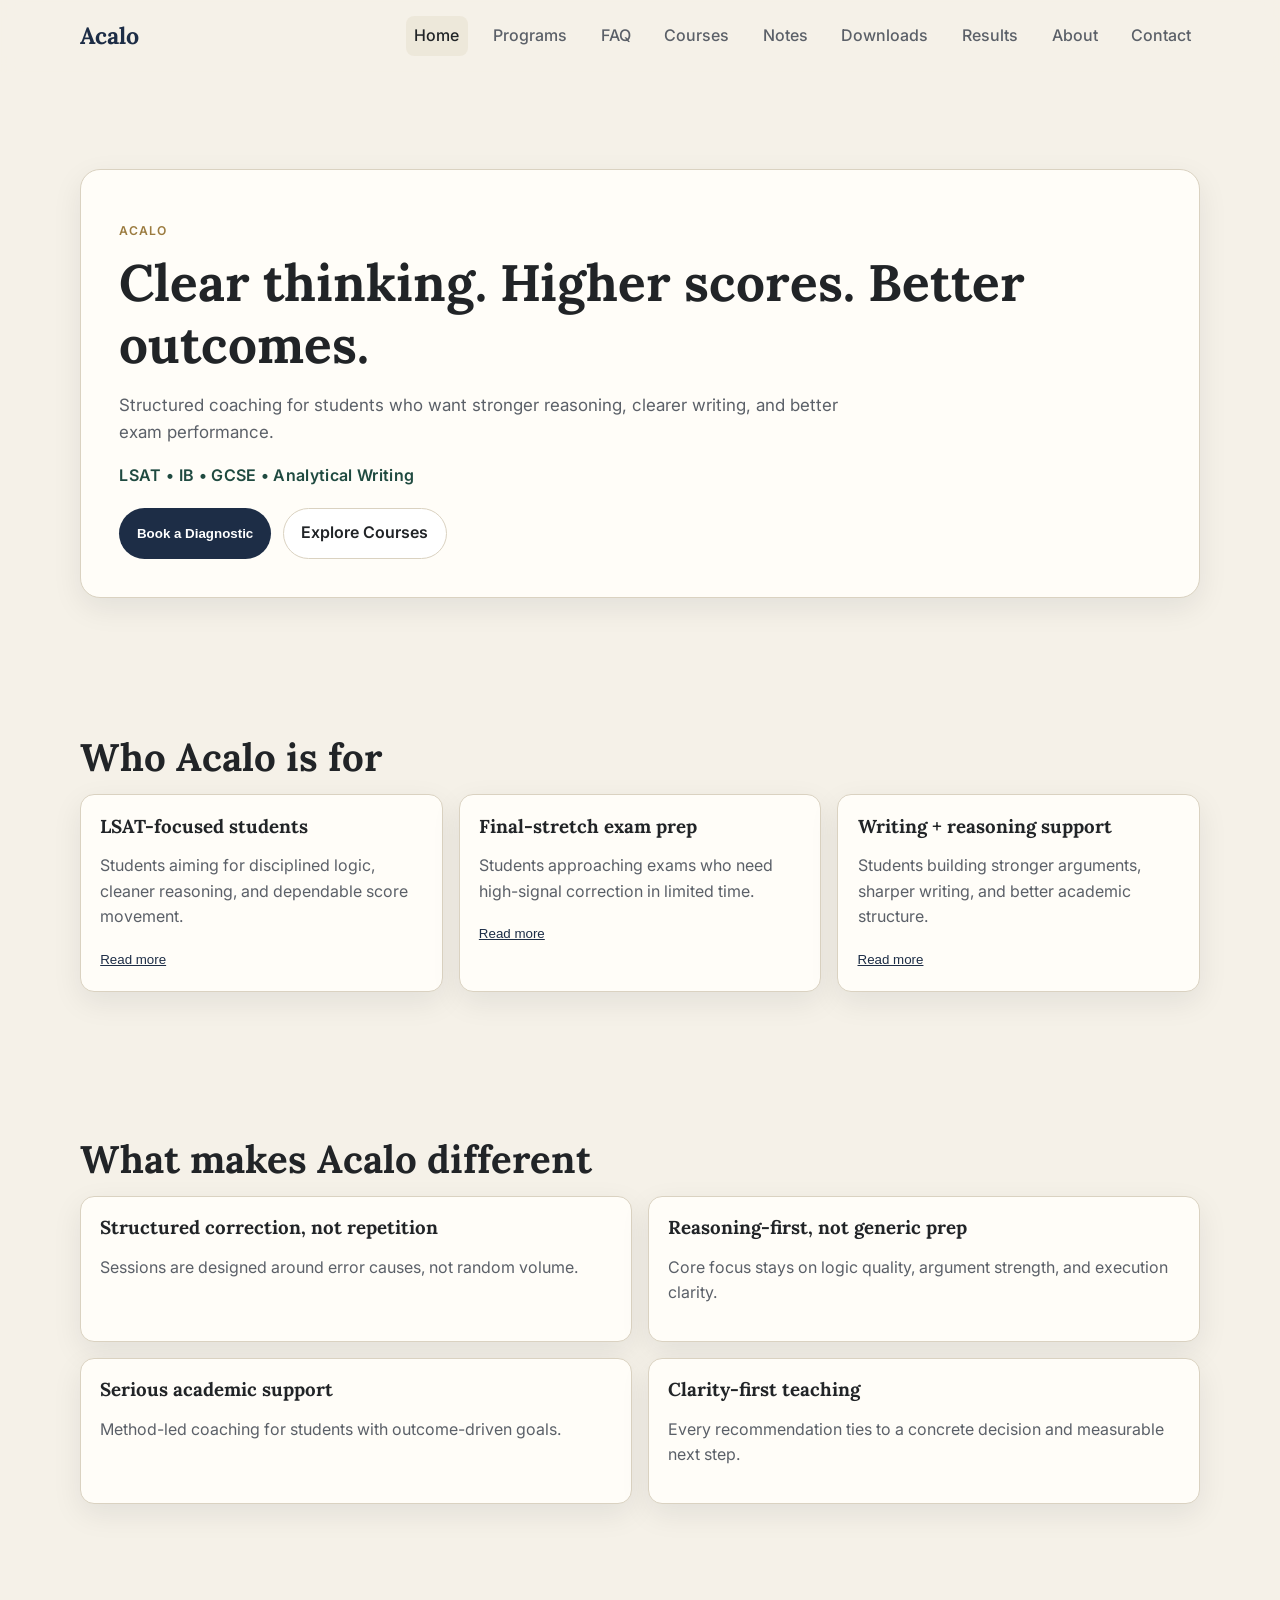
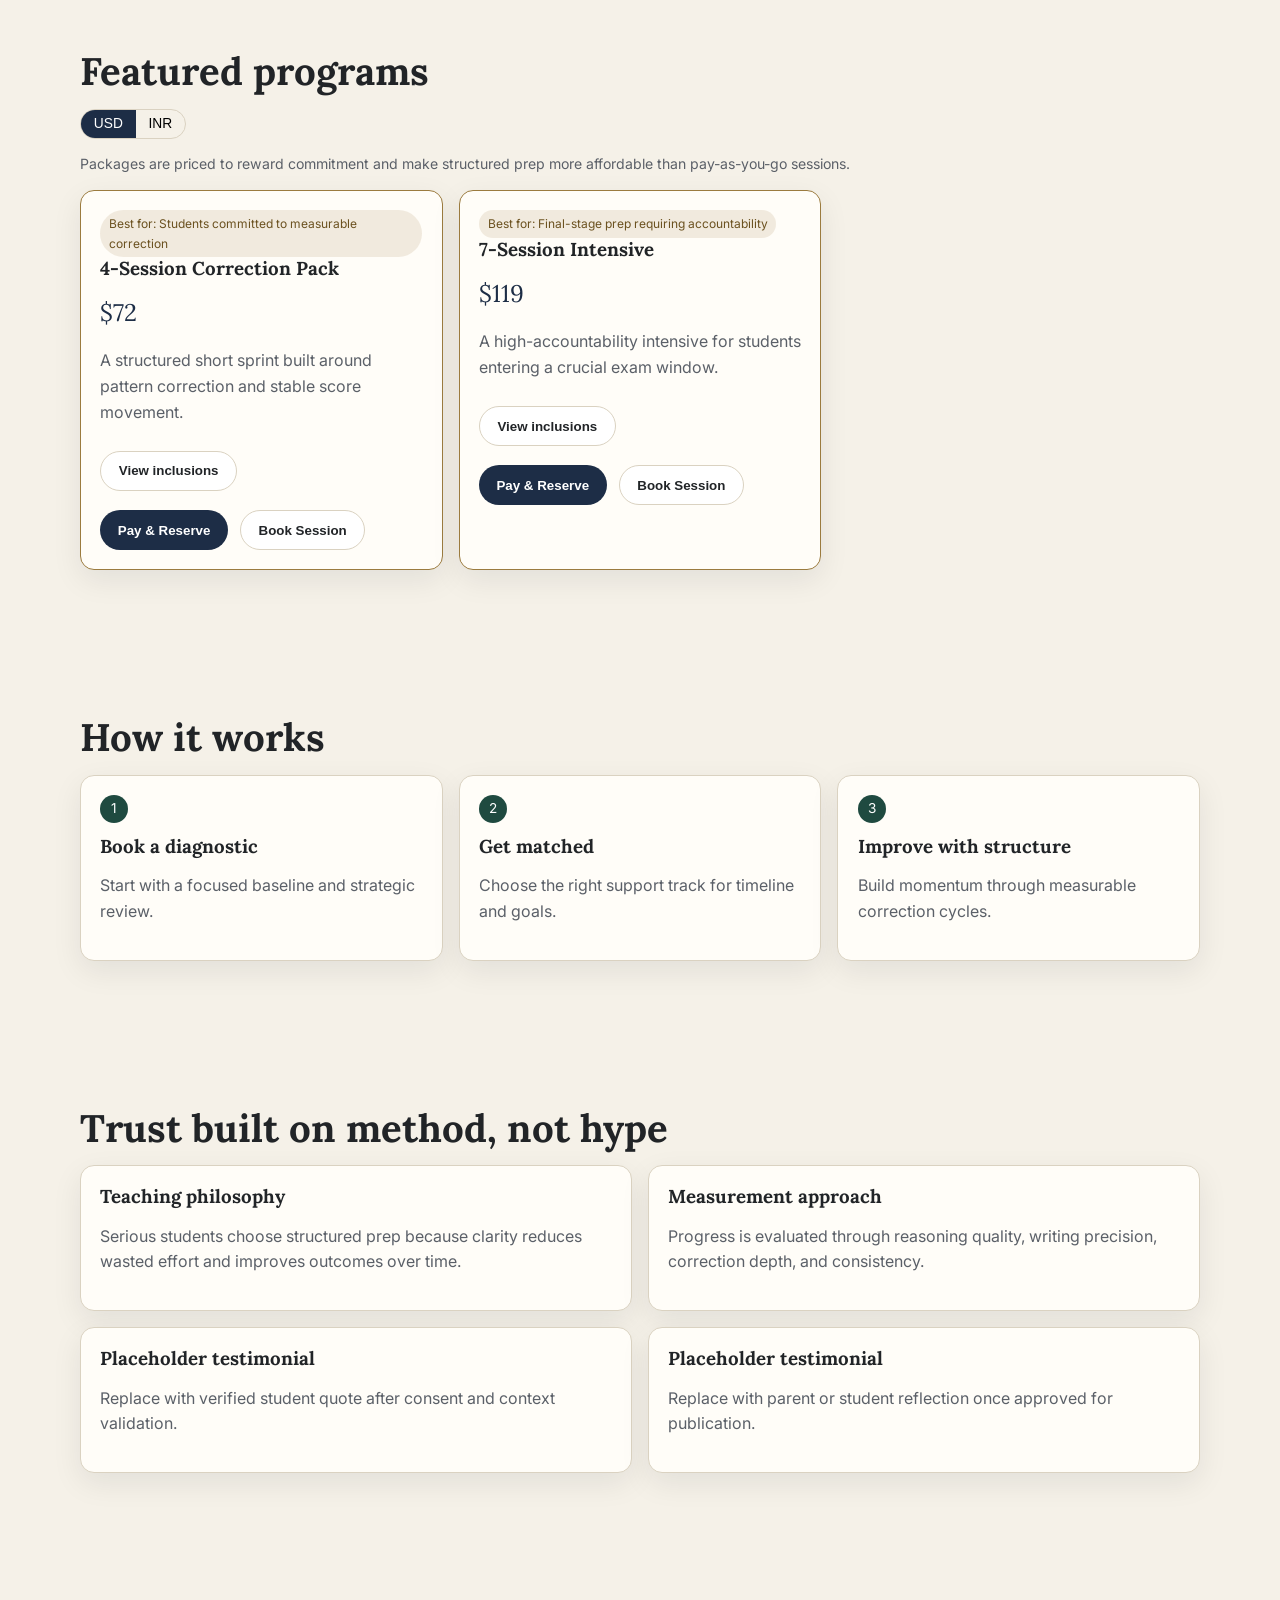
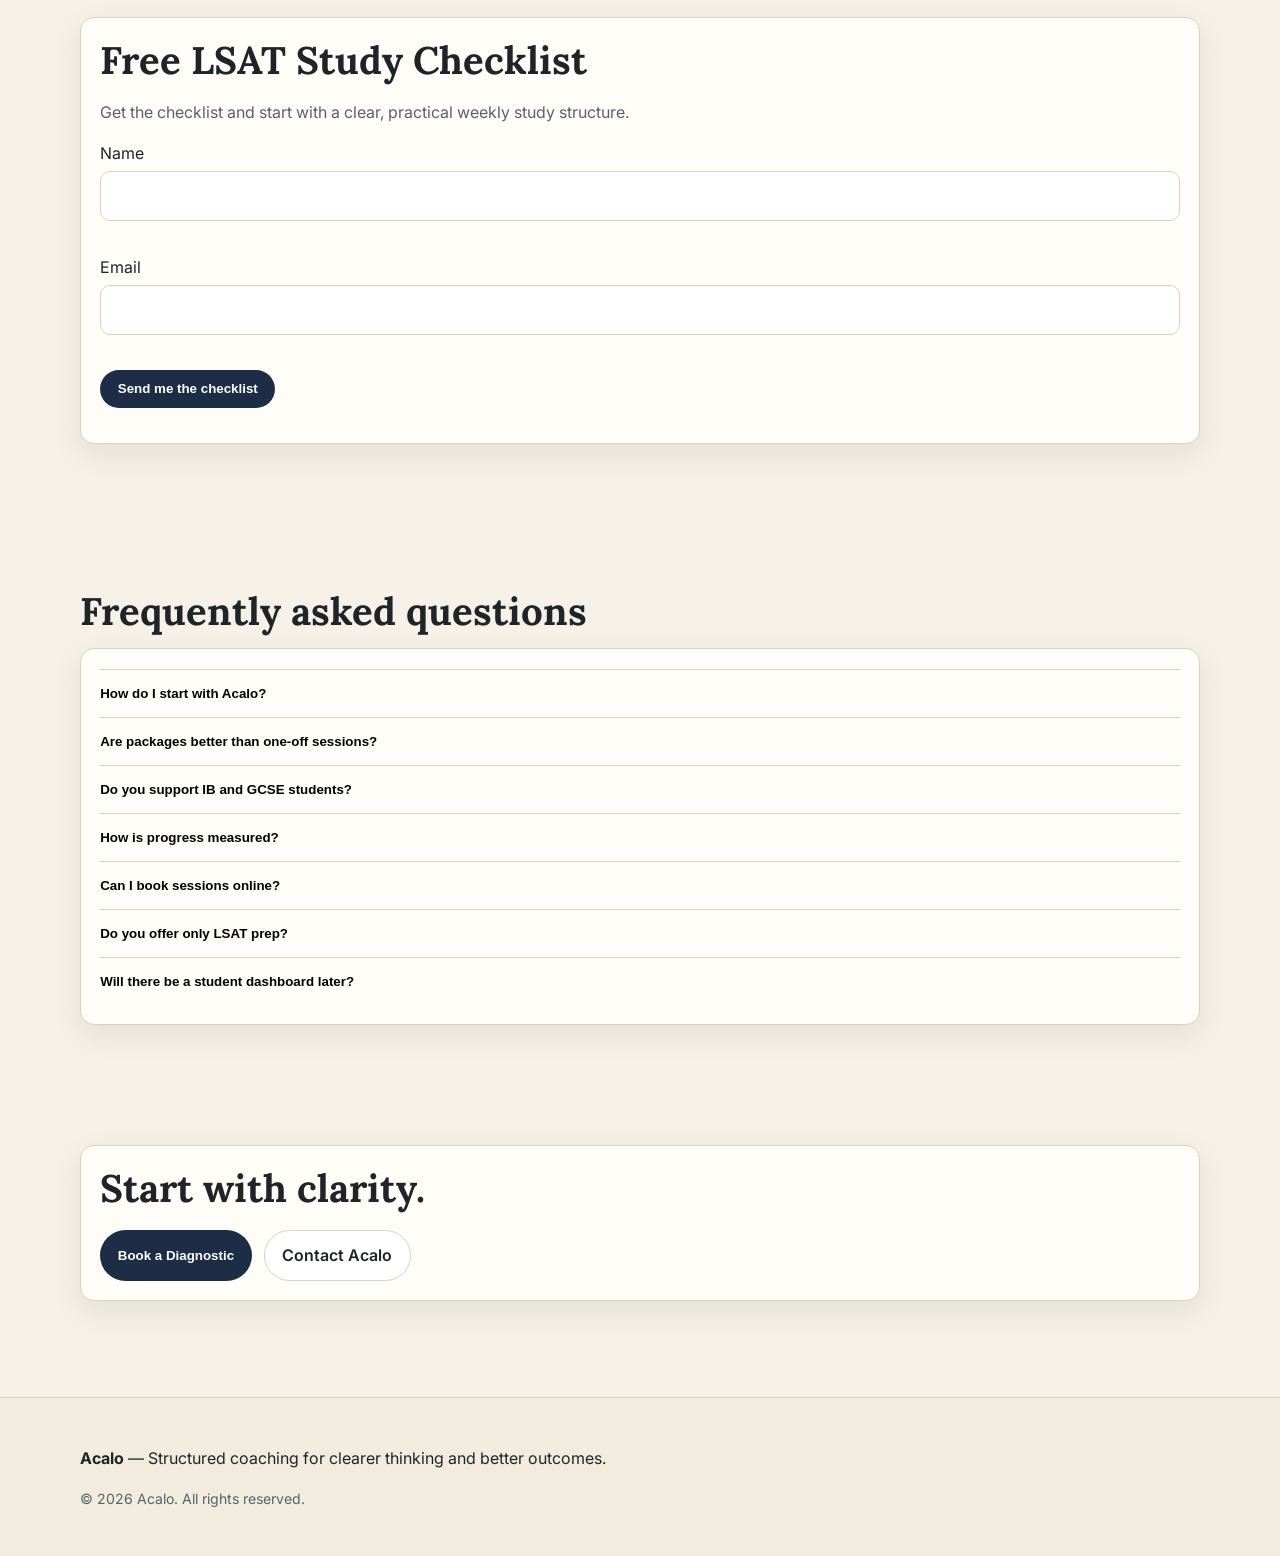
<file: index.html>
<!doctype html>
<html lang="en">
<head>
  <meta charset="UTF-8" />
  <meta name="viewport" content="width=device-width, initial-scale=1.0" />
  <title>Acalo | Clear thinking. Higher scores. Better outcomes.</title>
  <meta name="description" content="Acalo offers structured LSAT, IB, GCSE, and analytical writing coaching with premium clarity-first support." />
  <link rel="canonical" href="https://acalo.live/" />
  <meta property="og:title" content="Acalo | Clear thinking. Higher scores. Better outcomes." />
  <meta property="og:description" content="Structured coaching for stronger reasoning, clearer writing, and better exam performance." />
  <meta property="og:type" content="website" />
  <meta property="og:url" content="https://acalo.live/" />
  <meta property="og:image" content="https://acalo.live/assets/images/og-acalo.jpg" />
  <link rel="preconnect" href="https://fonts.googleapis.com">
  <link rel="preconnect" href="https://fonts.gstatic.com" crossorigin>
  <link href="https://fonts.googleapis.com/css2?family=Inter:wght@400;500;600;700&family=Lora:wght@500;600;700&display=swap" rel="stylesheet">
  <link rel="stylesheet" href="styles.css" />
</head>
<body>
  <header class="topbar">
    <div class="container nav-inner">
      <a href="index.html" class="logo" aria-label="Acalo home">Acalo</a>
      <button class="menu-btn" id="menuBtn" aria-label="Open menu">Menu</button>
      <nav class="nav-links" id="navLinks">
        <a href="#hero" data-section-link>Home</a>
        <a href="#programs" data-section-link>Programs</a>
        <a href="#faq" data-section-link>FAQ</a>
        <a href="courses.html">Courses</a>
        <a href="notes.html">Notes</a>
        <a href="downloads.html">Downloads</a>
        <a href="results.html">Results</a>
        <a href="about.html">About</a>
        <a href="contact.html">Contact</a>
      </nav>
    </div>
  </header>

  <main>
    <section class="hero" id="hero">
      <div class="container">
        <div class="hero-panel reveal">
          <p class="kicker">Acalo</p>
          <h1>Clear thinking. Higher scores. Better outcomes.</h1>
          <p class="lead">Structured coaching for students who want stronger reasoning, clearer writing, and better exam performance.</p>
          <p class="trust-line">LSAT • IB • GCSE • Analytical Writing</p>
          <div class="btn-row">
            <button class="btn btn-primary" data-action="booking">Book a Diagnostic</button>
            <a href="courses.html" class="btn btn-secondary">Explore Courses</a>
          </div>
        </div>
      </div>
    </section>

    <section class="section" id="for-whom">
      <div class="container">
        <h2>Who Acalo is for</h2>
        <div class="grid grid-3">
          <article class="card reveal">
            <h3>LSAT-focused students</h3>
            <p class="muted">Students aiming for disciplined logic, cleaner reasoning, and dependable score movement.</p>
            <button class="btn-link" data-expand-toggle="for1">Read more</button>
            <p id="for1" class="muted" hidden>Ideal if your prep feels scattered and you need a stable correction system for logic games transitions, LR consistency, and RC structure.</p>
          </article>
          <article class="card reveal">
            <h3>Final-stretch exam prep</h3>
            <p class="muted">Students approaching exams who need high-signal correction in limited time.</p>
            <button class="btn-link" data-expand-toggle="for2">Read more</button>
            <p id="for2" class="muted" hidden>Designed for final weeks when execution quality matters: smarter review loops, controlled pacing, and exam-day decision clarity.</p>
          </article>
          <article class="card reveal">
            <h3>Writing + reasoning support</h3>
            <p class="muted">Students building stronger arguments, sharper writing, and better academic structure.</p>
            <button class="btn-link" data-expand-toggle="for3">Read more</button>
            <p id="for3" class="muted" hidden>Useful for IB/GCSE learners and advanced writers who need correction-led progress in argument logic, structure, and clarity under time constraints.</p>
          </article>
        </div>
      </div>
    </section>

    <section class="section" id="difference">
      <div class="container">
        <h2>What makes Acalo different</h2>
        <div class="grid grid-2">
          <div class="card reveal"><h3>Structured correction, not repetition</h3><p class="muted">Sessions are designed around error causes, not random volume.</p></div>
          <div class="card reveal"><h3>Reasoning-first, not generic prep</h3><p class="muted">Core focus stays on logic quality, argument strength, and execution clarity.</p></div>
          <div class="card reveal"><h3>Serious academic support</h3><p class="muted">Method-led coaching for students with outcome-driven goals.</p></div>
          <div class="card reveal"><h3>Clarity-first teaching</h3><p class="muted">Every recommendation ties to a concrete decision and measurable next step.</p></div>
        </div>
      </div>
    </section>

    <section class="section" id="programs">
      <div class="container">
        <h2>Featured programs</h2>
        <div class="currency-toggle" aria-label="Currency selector">
          <button data-currency-btn="USD">USD</button>
          <button data-currency-btn="INR">INR</button>
        </div>
        <p class="small muted">Packages are priced to reward commitment and make structured prep more affordable than pay-as-you-go sessions.</p>
        <div class="grid grid-3" id="programCards"></div>
      </div>
    </section>

    <section class="section steps" id="how">
      <div class="container">
        <h2>How it works</h2>
        <div class="grid grid-3">
          <article class="card reveal"><h3>Book a diagnostic</h3><p class="muted">Start with a focused baseline and strategic review.</p></article>
          <article class="card reveal"><h3>Get matched</h3><p class="muted">Choose the right support track for timeline and goals.</p></article>
          <article class="card reveal"><h3>Improve with structure</h3><p class="muted">Build momentum through measurable correction cycles.</p></article>
        </div>
      </div>
    </section>

    <section class="section" id="trust">
      <div class="container">
        <h2>Trust built on method, not hype</h2>
        <div class="grid grid-2">
          <article class="card reveal"><h3>Teaching philosophy</h3><p class="muted">Serious students choose structured prep because clarity reduces wasted effort and improves outcomes over time.</p></article>
          <article class="card reveal"><h3>Measurement approach</h3><p class="muted">Progress is evaluated through reasoning quality, writing precision, correction depth, and consistency.</p></article>
          <article class="card reveal"><h3>Placeholder testimonial</h3><p class="muted">Replace with verified student quote after consent and context validation.</p></article>
          <article class="card reveal"><h3>Placeholder testimonial</h3><p class="muted">Replace with parent or student reflection once approved for publication.</p></article>
        </div>
      </div>
    </section>

    <section class="section" id="resource">
      <div class="container">
        <div class="card reveal">
          <h2>Free LSAT Study Checklist</h2>
          <p class="muted">Get the checklist and start with a clear, practical weekly study structure.</p>
          <form data-form-type="lead" novalidate>
            <div class="form-row"><label for="lead-name">Name</label><input id="lead-name" name="name" required /><div class="error" data-error-for="name"></div></div>
            <div class="form-row"><label for="lead-email">Email</label><input id="lead-email" name="email" type="email" required /><div class="error" data-error-for="email"></div></div>
            <button class="btn btn-primary" type="submit">Send me the checklist</button>
            <p class="form-status" aria-live="polite"></p>
          </form>
        </div>
      </div>
    </section>

    <section class="section" id="faq">
      <div class="container">
        <h2>Frequently asked questions</h2>
        <div id="faqList" class="card"></div>
      </div>
    </section>

    <section class="section-sm">
      <div class="container">
        <div class="card reveal">
          <h2>Start with clarity.</h2>
          <div class="btn-row">
            <button class="btn btn-primary" data-action="booking">Book a Diagnostic</button>
            <a href="contact.html" class="btn btn-secondary">Contact Acalo</a>
          </div>
        </div>
      </div>
    </section>
  </main>

  <footer>
    <div class="container">
      <p><strong>Acalo</strong> — Structured coaching for clearer thinking and better outcomes.</p>
      <p class="small muted">© <span id="year"></span> Acalo. All rights reserved.</p>
    </div>
  </footer>

  <button class="btn btn-secondary back-top" id="backTop" hidden>Back to top</button>
  <div id="toast" class="toast" hidden></div>
  <script>document.getElementById('year').textContent = new Date().getFullYear();</script>
  <script src="config.js"></script>
  <script src="script.js"></script>
</body>
</html>
</file>
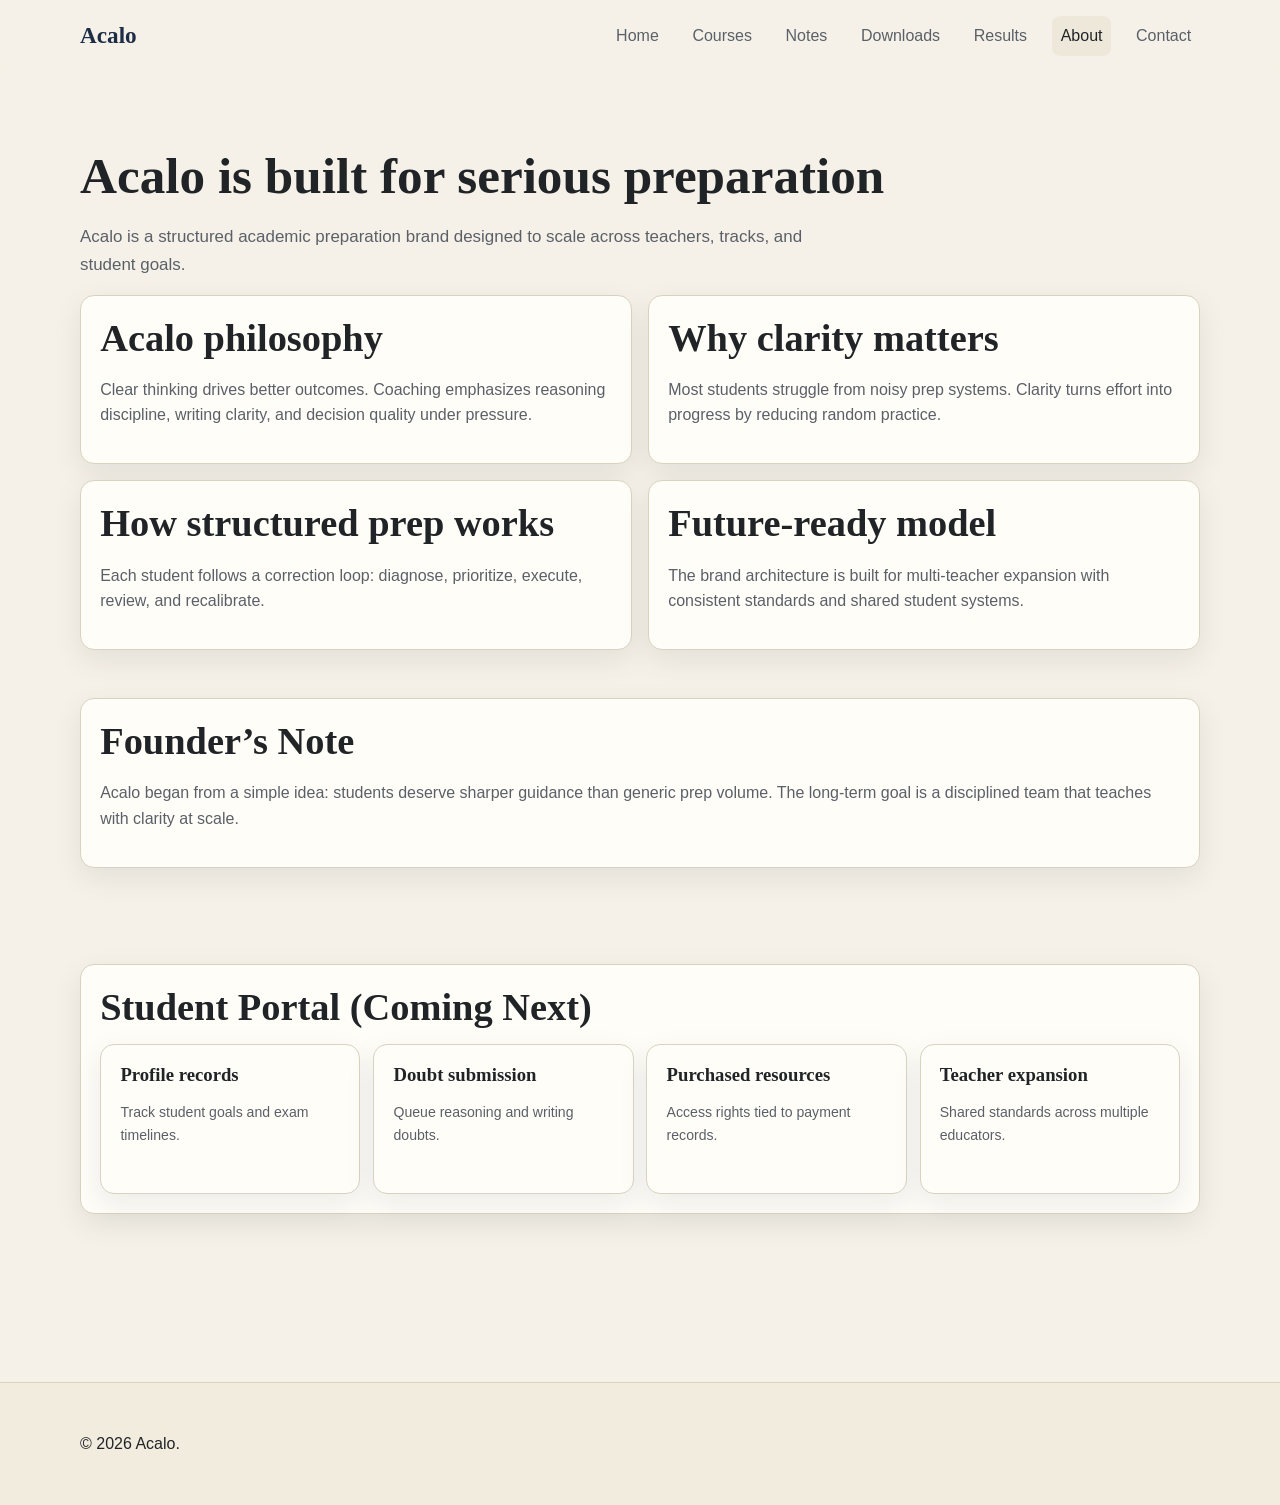
<file: about.html>
<!doctype html><html lang="en"><head><meta charset="UTF-8"><meta name="viewport" content="width=device-width, initial-scale=1.0"><title>About Acalo</title><meta name="description" content="Learn Acalo's clarity-first preparation philosophy and future-ready academic support model."><link rel="canonical" href="https://acalo.live/about.html"><link rel="stylesheet" href="styles.css"></head><body>
<header class="topbar"><div class="container nav-inner"><a href="index.html" class="logo">Acalo</a><button class="menu-btn" id="menuBtn">Menu</button><nav class="nav-links" id="navLinks"><a href="index.html">Home</a><a href="courses.html">Courses</a><a href="notes.html">Notes</a><a href="downloads.html">Downloads</a><a href="results.html">Results</a><a href="about.html" class="active">About</a><a href="contact.html">Contact</a></nav></div></header>
<main class="section"><div class="container"><h1>Acalo is built for serious preparation</h1><p class="lead">Acalo is a structured academic preparation brand designed to scale across teachers, tracks, and student goals.</p>
<div class="grid grid-2"><article class="card reveal"><h2>Acalo philosophy</h2><p class="muted">Clear thinking drives better outcomes. Coaching emphasizes reasoning discipline, writing clarity, and decision quality under pressure.</p></article><article class="card reveal"><h2>Why clarity matters</h2><p class="muted">Most students struggle from noisy prep systems. Clarity turns effort into progress by reducing random practice.</p></article><article class="card reveal"><h2>How structured prep works</h2><p class="muted">Each student follows a correction loop: diagnose, prioritize, execute, review, and recalibrate.</p></article><article class="card reveal"><h2>Future-ready model</h2><p class="muted">The brand architecture is built for multi-teacher expansion with consistent standards and shared student systems.</p></article></div>
<section class="section-sm"><div class="card"><h2>Founder’s Note</h2><p class="muted">Acalo began from a simple idea: students deserve sharper guidance than generic prep volume. The long-term goal is a disciplined team that teaches with clarity at scale.</p></div></section>
<section class="section-sm"><div class="card"><h2>Student Portal (Coming Next)</h2><div class="portal-grid"><div class="card"><h3>Profile records</h3><p class="small muted">Track student goals and exam timelines.</p></div><div class="card"><h3>Doubt submission</h3><p class="small muted">Queue reasoning and writing doubts.</p></div><div class="card"><h3>Purchased resources</h3><p class="small muted">Access rights tied to payment records.</p></div><div class="card"><h3>Teacher expansion</h3><p class="small muted">Shared standards across multiple educators.</p></div></div></div></section>
</div></main>
<footer><div class="container"><p>© <span id="year"></span> Acalo.</p></div></footer><button class="btn btn-secondary back-top" id="backTop" hidden>Back to top</button><div id="toast" class="toast" hidden></div>
<script>document.getElementById('year').textContent = new Date().getFullYear();</script><script src="config.js"></script><script src="script.js"></script></body></html>
</file>
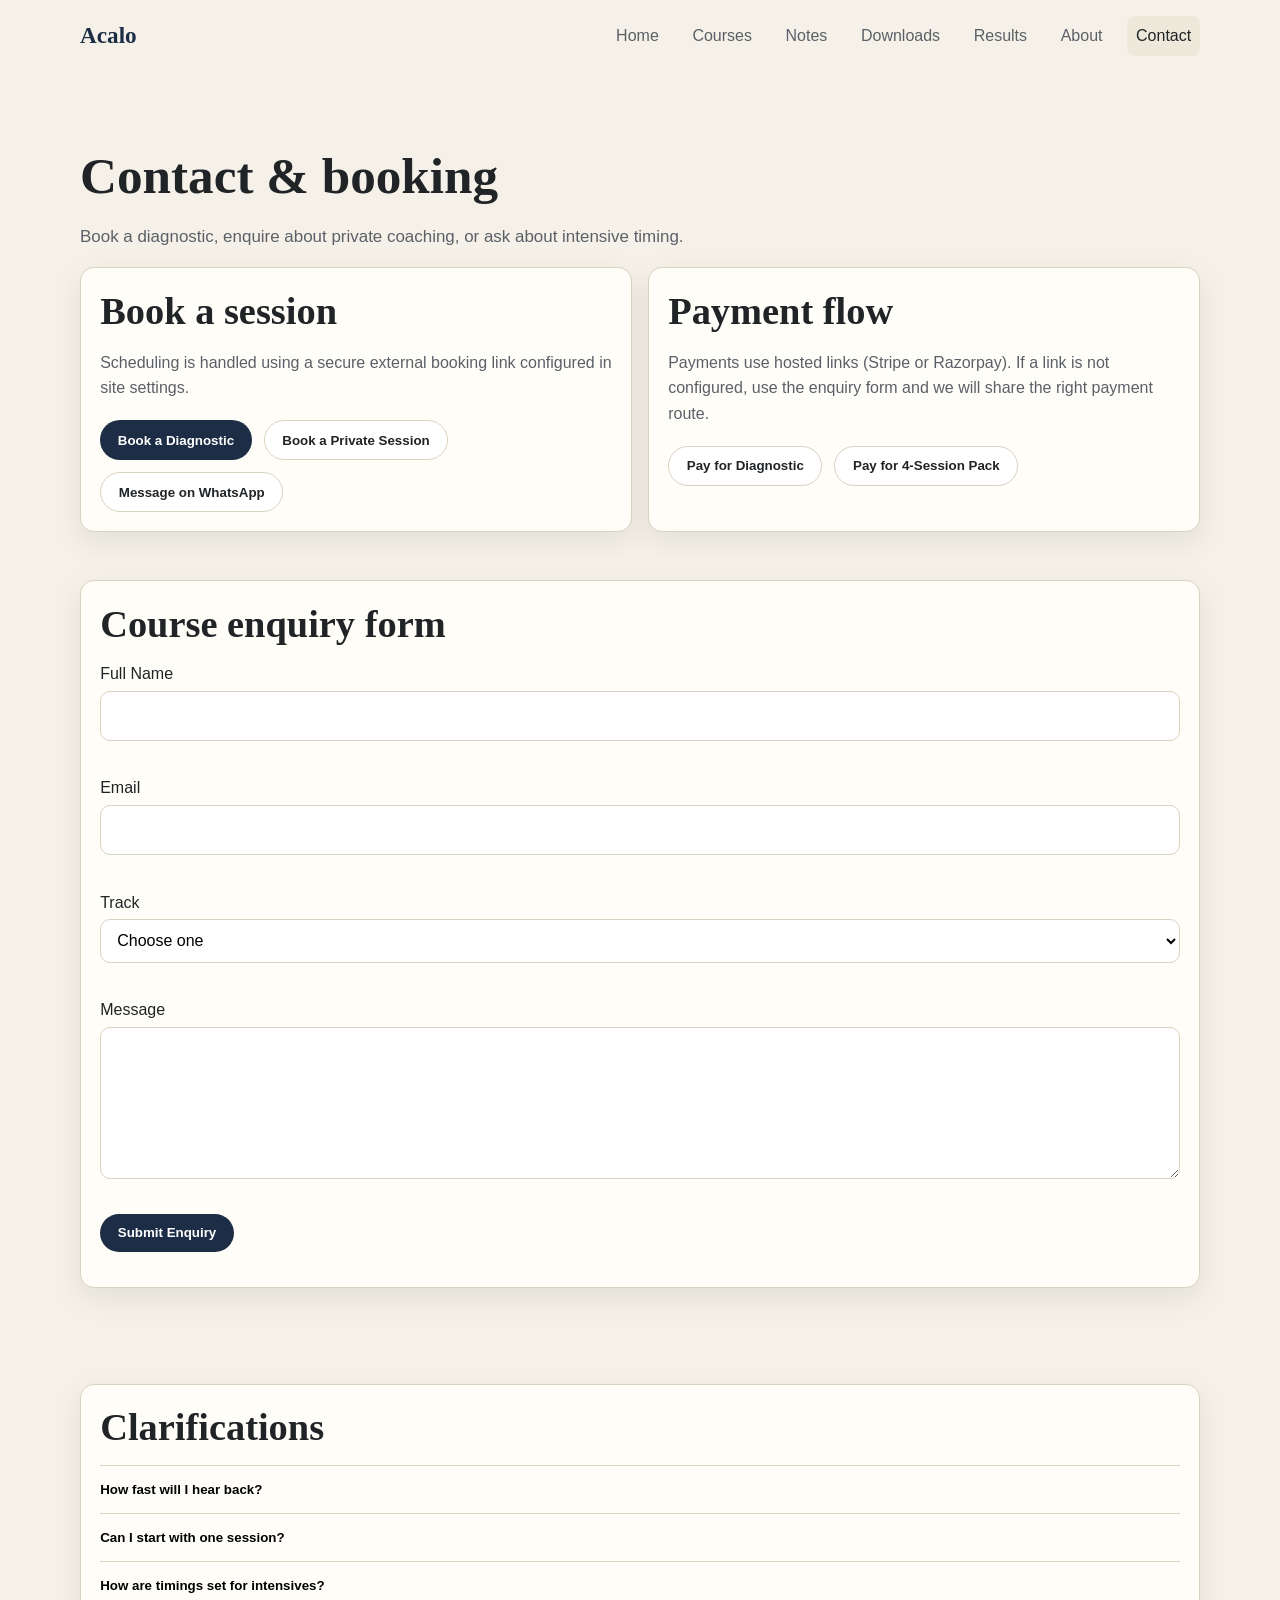
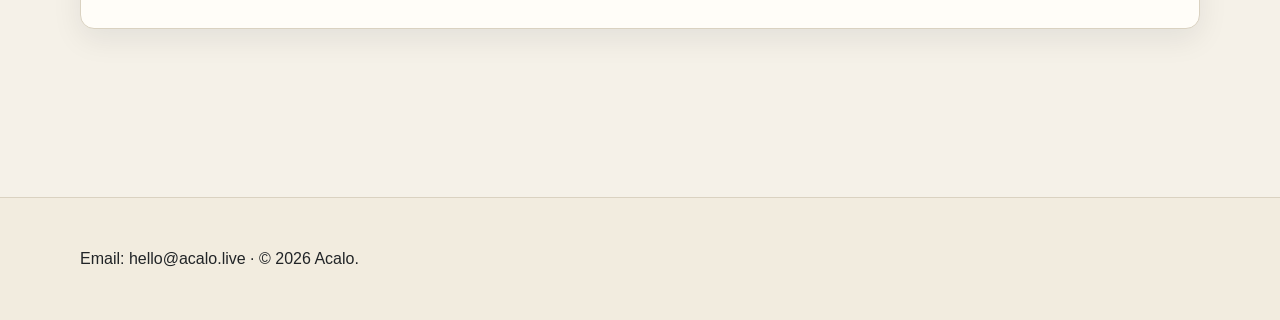
<file: contact.html>
<!doctype html><html lang="en"><head><meta charset="UTF-8"><meta name="viewport" content="width=device-width, initial-scale=1.0"><title>Contact Acalo</title><meta name="description" content="Book diagnostics, enquire about programs, and contact Acalo."><link rel="canonical" href="https://acalo.live/contact.html"><link rel="stylesheet" href="styles.css"></head><body>
<header class="topbar"><div class="container nav-inner"><a href="index.html" class="logo">Acalo</a><button class="menu-btn" id="menuBtn">Menu</button><nav class="nav-links" id="navLinks"><a href="index.html">Home</a><a href="courses.html">Courses</a><a href="notes.html">Notes</a><a href="downloads.html">Downloads</a><a href="results.html">Results</a><a href="about.html">About</a><a href="contact.html" class="active">Contact</a></nav></div></header>
<main class="section"><div class="container"><h1>Contact & booking</h1><p class="lead">Book a diagnostic, enquire about private coaching, or ask about intensive timing.</p>
<div class="grid grid-2"><section class="card reveal"><h2>Book a session</h2><p class="muted">Scheduling is handled using a secure external booking link configured in site settings.</p><div class="btn-row"><button class="btn btn-primary" data-action="booking">Book a Diagnostic</button><button class="btn btn-secondary" data-action="booking">Book a Private Session</button><button class="btn btn-secondary" data-action="whatsapp">Message on WhatsApp</button></div></section>
<section class="card reveal"><h2>Payment flow</h2><p class="muted">Payments use hosted links (Stripe or Razorpay). If a link is not configured, use the enquiry form and we will share the right payment route.</p><div class="btn-row"><button class="btn btn-secondary" data-action="payment" data-key="diagnostic">Pay for Diagnostic</button><button class="btn btn-secondary" data-action="payment" data-key="pack4">Pay for 4-Session Pack</button></div></section></div>
<section class="section-sm"><div class="card"><h2>Course enquiry form</h2><form data-form-type="contact" novalidate>
<div class="form-row"><label for="name">Full Name</label><input id="name" name="name" required><div class="error" data-error-for="name"></div></div>
<div class="form-row"><label for="email">Email</label><input id="email" name="email" type="email" required><div class="error" data-error-for="email"></div></div>
<div class="form-row"><label for="track">Track</label><select id="track" name="track" required><option value="">Choose one</option><option>LSAT</option><option>Final Stretch Intensive</option><option>IB / GCSE</option><option>Writing Support</option></select><div class="error" data-error-for="track"></div></div>
<div class="form-row"><label for="message">Message</label><textarea id="message" name="message" rows="5" required></textarea><div class="error" data-error-for="message"></div></div>
<button class="btn btn-primary" type="submit">Submit Enquiry</button><p class="form-status" aria-live="polite"></p></form></div></section>
<section class="section-sm"><div class="card"><h2>Clarifications</h2><div class="faq-item"><button class="faq-trigger" aria-expanded="false" aria-controls="c1">How fast will I hear back?</button><div class="faq-panel muted" id="c1" hidden>Usually within 24-48 hours on working days.</div></div><div class="faq-item"><button class="faq-trigger" aria-expanded="false" aria-controls="c2">Can I start with one session?</button><div class="faq-panel muted" id="c2" hidden>Yes. You can start with a diagnostic, then move into a package if needed.</div></div><div class="faq-item"><button class="faq-trigger" aria-expanded="false" aria-controls="c3">How are timings set for intensives?</button><div class="faq-panel muted" id="c3" hidden>Timing is scheduled based on exam window and availability planning.</div></div></div></section>
</div></main>
<footer><div class="container"><p>Email: <span id="emailPlace">hello@acalo.live</span> · © <span id="year"></span> Acalo.</p></div></footer><button class="btn btn-secondary back-top" id="backTop" hidden>Back to top</button><div id="toast" class="toast" hidden></div>
<script>document.getElementById('year').textContent = new Date().getFullYear();</script><script src="config.js"></script><script>document.getElementById('emailPlace').textContent = (window.ACALO_CONFIG&&window.ACALO_CONFIG.primaryEmail)||'hello@acalo.live';</script><script src="script.js"></script></body></html>
</file>
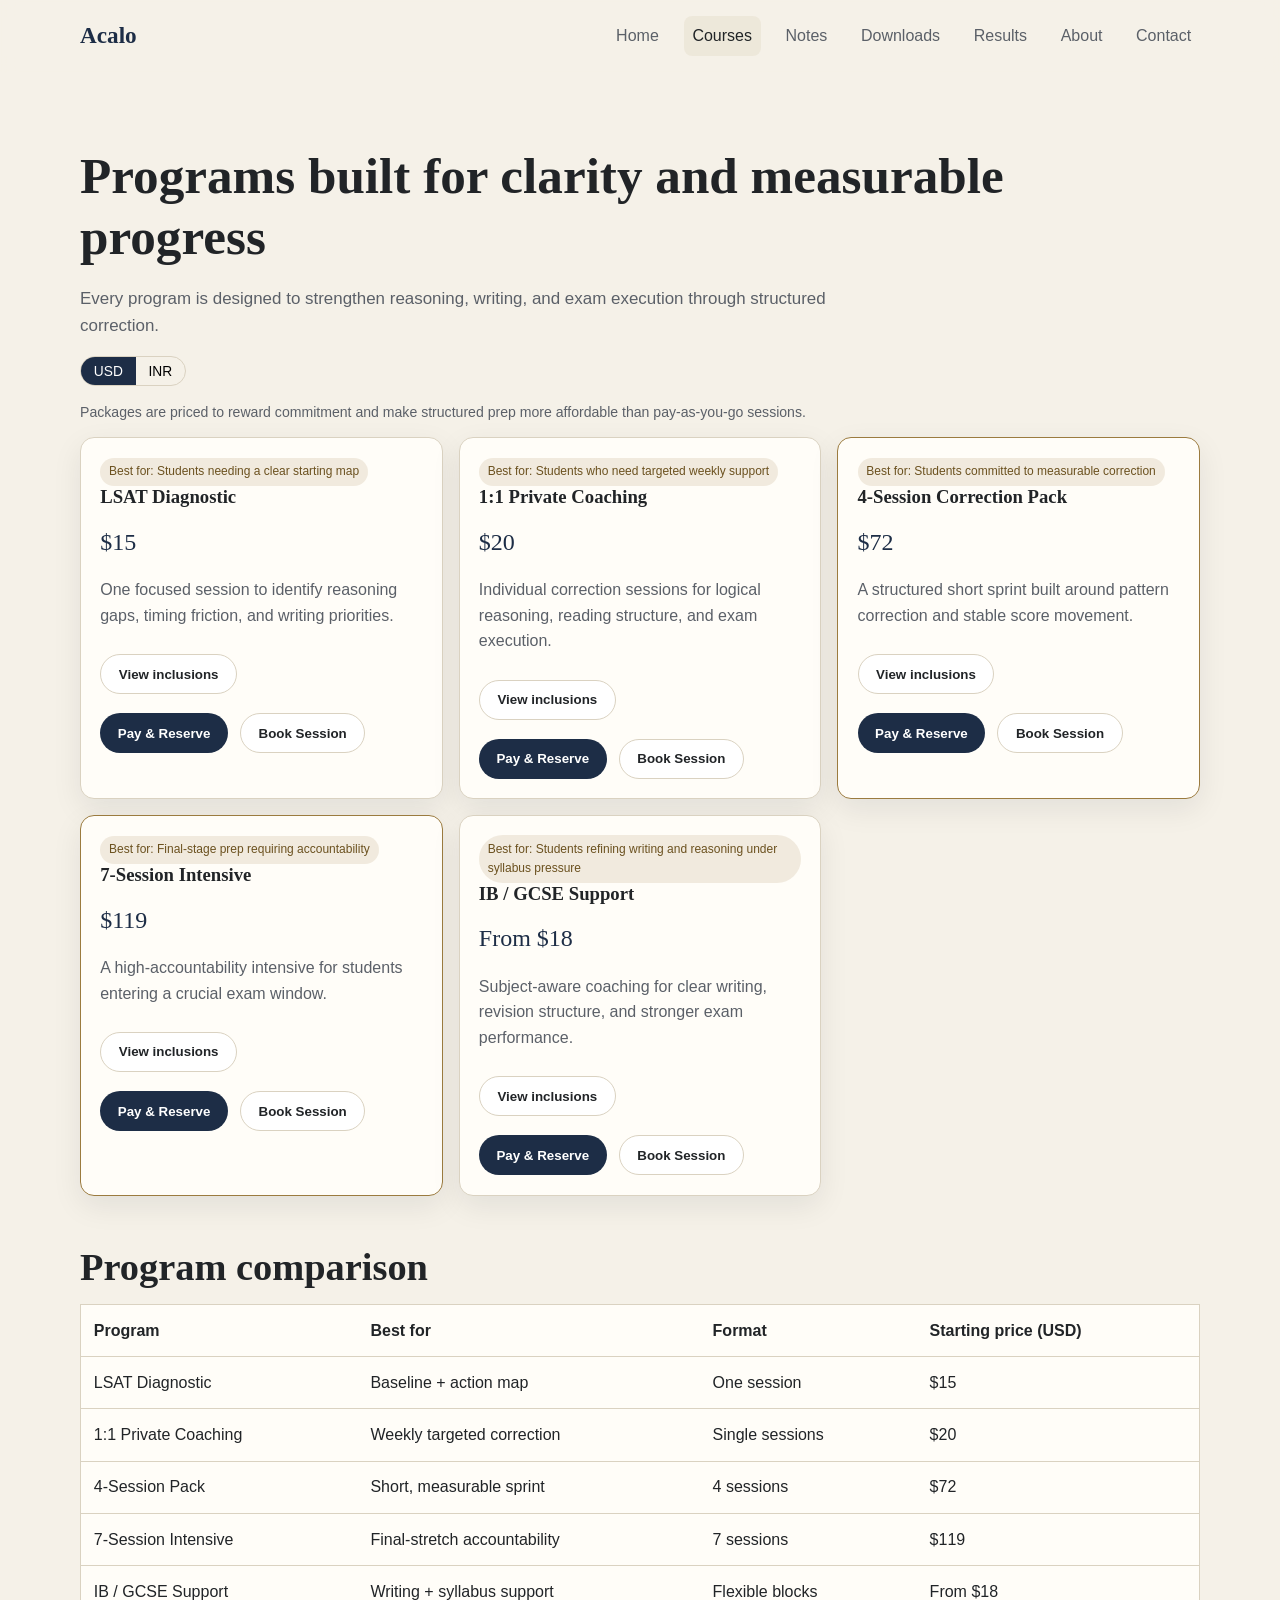
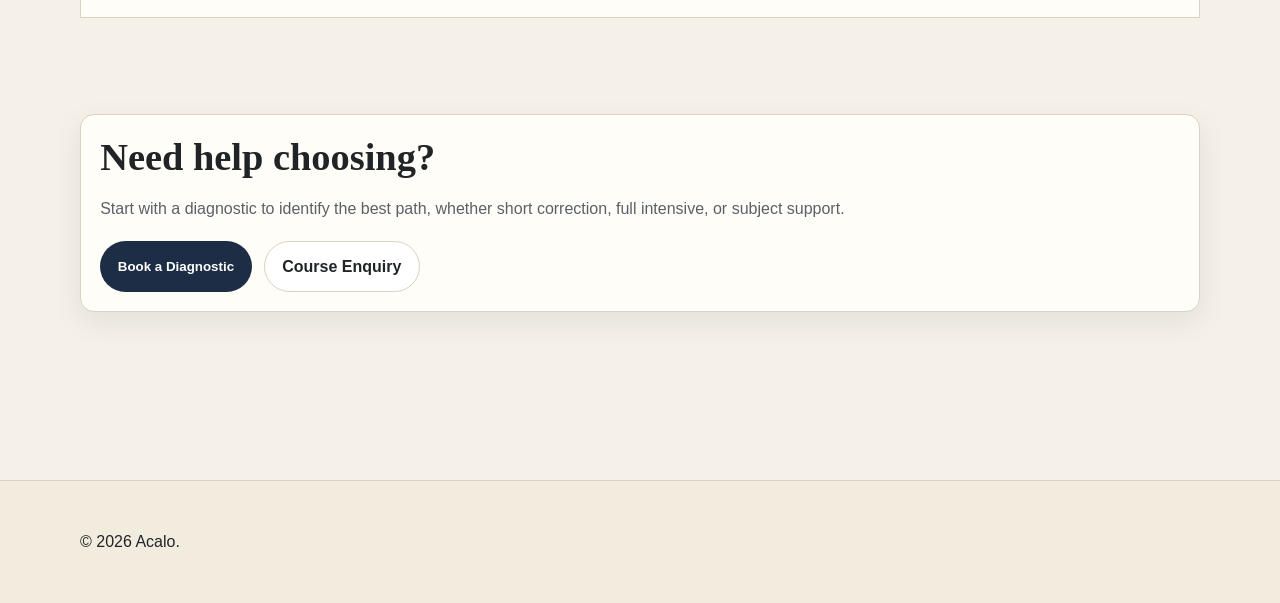
<file: courses.html>
<!doctype html><html lang="en"><head>
<meta charset="UTF-8"><meta name="viewport" content="width=device-width, initial-scale=1.0">
<title>Acalo Courses</title>
<meta name="description" content="Explore Acalo programs for LSAT, final-stretch intensives, and IB/GCSE academic support.">
<link rel="canonical" href="https://acalo.live/courses.html">
<meta property="og:title" content="Acalo Courses"><meta property="og:description" content="Premium structured coaching programs with clear outcomes.">
<link rel="stylesheet" href="styles.css"></head><body>
<header class="topbar"><div class="container nav-inner"><a href="index.html" class="logo">Acalo</a><button class="menu-btn" id="menuBtn">Menu</button><nav class="nav-links" id="navLinks"><a href="index.html">Home</a><a href="courses.html" class="active">Courses</a><a href="notes.html">Notes</a><a href="downloads.html">Downloads</a><a href="results.html">Results</a><a href="about.html">About</a><a href="contact.html">Contact</a></nav></div></header>
<main class="section"><div class="container">
<h1>Programs built for clarity and measurable progress</h1>
<p class="lead">Every program is designed to strengthen reasoning, writing, and exam execution through structured correction.</p>
<div class="currency-toggle"><button data-currency-btn="USD">USD</button><button data-currency-btn="INR">INR</button></div>
<p class="small muted">Packages are priced to reward commitment and make structured prep more affordable than pay-as-you-go sessions.</p>
<div class="grid grid-3" id="allProgramCards"></div>

<section class="section-sm"><h2>Program comparison</h2><div class="table-wrap"><table>
<thead><tr><th>Program</th><th>Best for</th><th>Format</th><th>Starting price (<span data-currency-label>USD</span>)</th></tr></thead>
<tbody>
<tr><td>LSAT Diagnostic</td><td>Baseline + action map</td><td>One session</td><td data-price-id="diagnostic"></td></tr>
<tr><td>1:1 Private Coaching</td><td>Weekly targeted correction</td><td>Single sessions</td><td data-price-id="oneToOne"></td></tr>
<tr><td>4-Session Pack</td><td>Short, measurable sprint</td><td>4 sessions</td><td data-price-id="pack4"></td></tr>
<tr><td>7-Session Intensive</td><td>Final-stretch accountability</td><td>7 sessions</td><td data-price-id="intensive7"></td></tr>
<tr><td>IB / GCSE Support</td><td>Writing + syllabus support</td><td>Flexible blocks</td><td data-price-id="ibgcse"></td></tr>
</tbody></table></div></section>
<section class="section-sm"><div class="card reveal"><h2>Need help choosing?</h2><p class="muted">Start with a diagnostic to identify the best path, whether short correction, full intensive, or subject support.</p><div class="btn-row"><button class="btn btn-primary" data-action="booking">Book a Diagnostic</button><a class="btn btn-secondary" href="contact.html">Course Enquiry</a></div></div></section>
</div></main>
<footer><div class="container"><p>© <span id="year"></span> Acalo.</p></div></footer>
<button class="btn btn-secondary back-top" id="backTop" hidden>Back to top</button><div id="toast" class="toast" hidden></div>
<script>document.getElementById('year').textContent = new Date().getFullYear();</script><script src="config.js"></script><script src="script.js"></script>
</body></html>
</file>
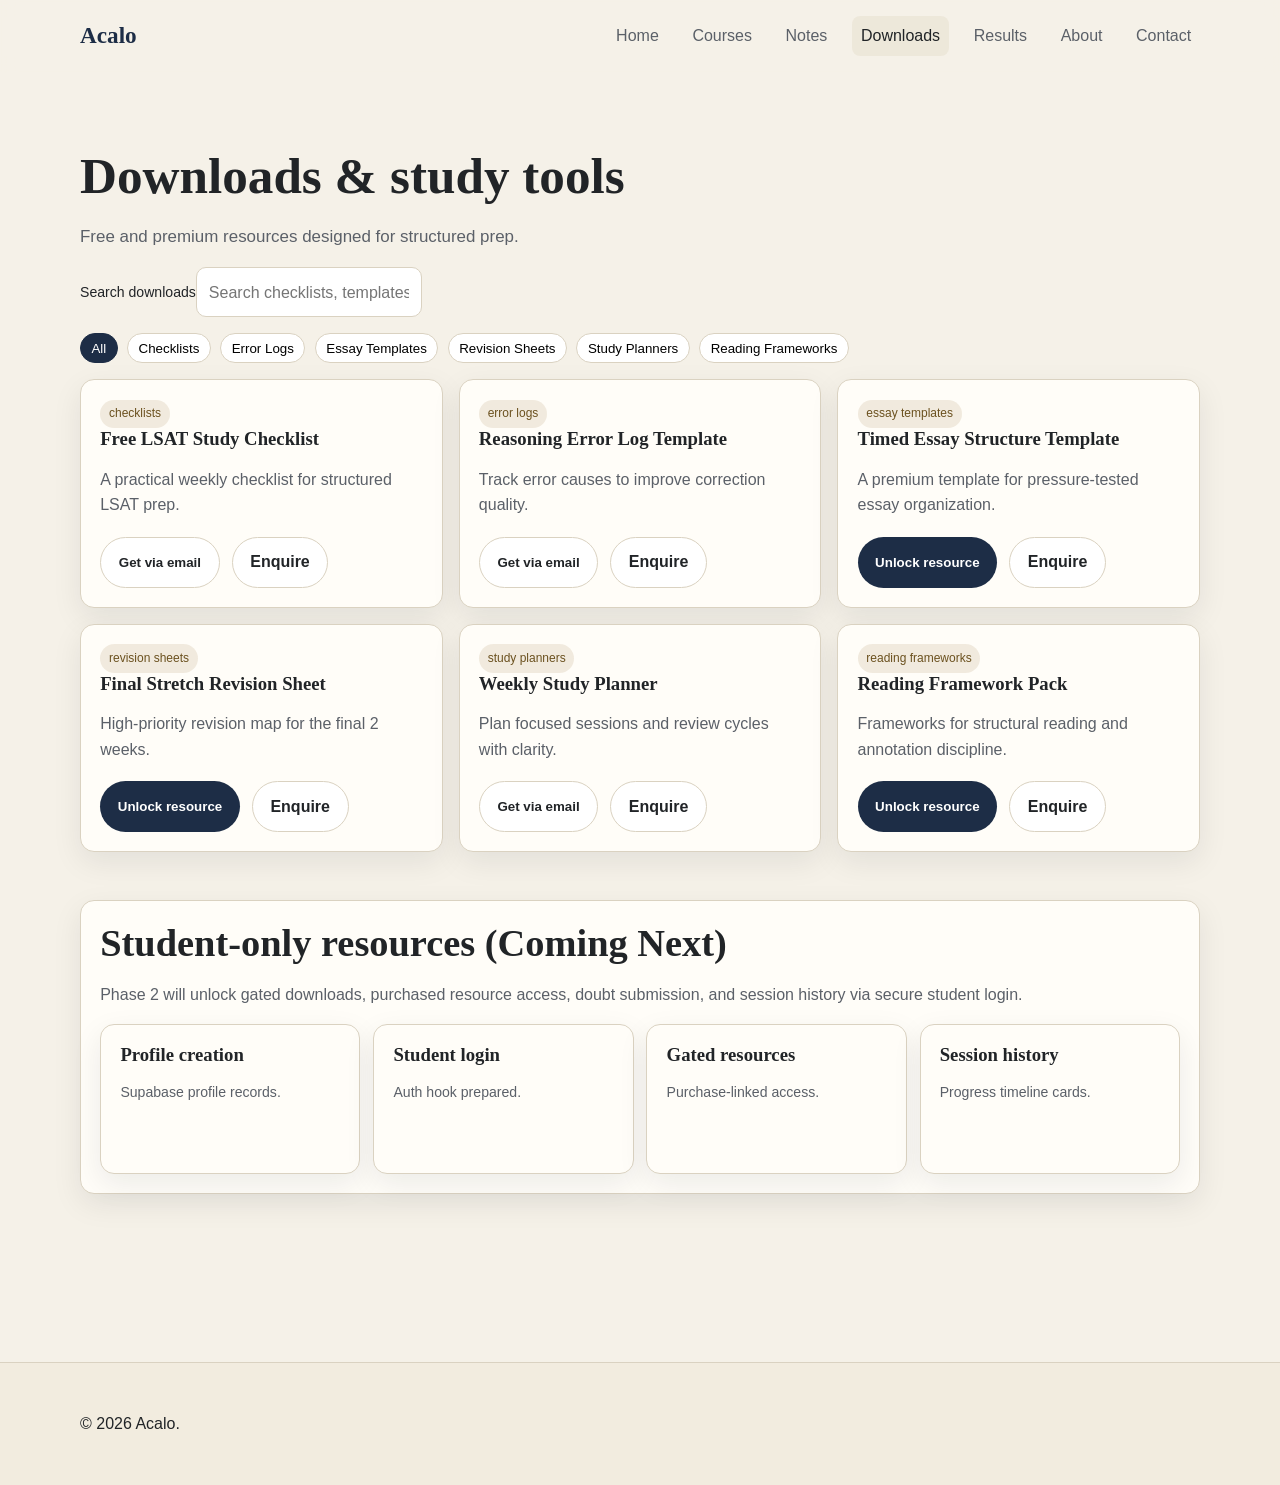
<file: downloads.html>
<!doctype html><html lang="en"><head><meta charset="UTF-8"><meta name="viewport" content="width=device-width, initial-scale=1.0"><title>Acalo Downloads</title><meta name="description" content="Download free and premium Acalo study resources."><link rel="canonical" href="https://acalo.live/downloads.html"><link rel="stylesheet" href="styles.css"></head><body>
<header class="topbar"><div class="container nav-inner"><a href="index.html" class="logo">Acalo</a><button class="menu-btn" id="menuBtn">Menu</button><nav class="nav-links" id="navLinks"><a href="index.html">Home</a><a href="courses.html">Courses</a><a href="notes.html">Notes</a><a href="downloads.html" class="active">Downloads</a><a href="results.html">Results</a><a href="about.html">About</a><a href="contact.html">Contact</a></nav></div></header>
<main class="section"><div class="container"><h1>Downloads & study tools</h1><p class="lead">Free and premium resources designed for structured prep.</p>
<label for="downloadsSearch" class="small">Search downloads</label><input id="downloadsSearch" placeholder="Search checklists, templates, planners...">
<div class="filter-row" data-chip-group="downloads"><button class="chip active" data-category="All">All</button><button class="chip" data-category="checklists">Checklists</button><button class="chip" data-category="error logs">Error Logs</button><button class="chip" data-category="essay templates">Essay Templates</button><button class="chip" data-category="revision sheets">Revision Sheets</button><button class="chip" data-category="study planners">Study Planners</button><button class="chip" data-category="reading frameworks">Reading Frameworks</button></div>
<div class="grid grid-3" id="downloadsGrid"></div><p class="muted" id="downloadsEmpty" hidden>No downloads found. Try a broader search.</p>
<section class="section-sm"><div class="card"><h2>Student-only resources (Coming Next)</h2><p class="muted">Phase 2 will unlock gated downloads, purchased resource access, doubt submission, and session history via secure student login.</p><div class="portal-grid"><div class="card"><h3>Profile creation</h3><p class="small muted">Supabase profile records.</p></div><div class="card"><h3>Student login</h3><p class="small muted">Auth hook prepared.</p></div><div class="card"><h3>Gated resources</h3><p class="small muted">Purchase-linked access.</p></div><div class="card"><h3>Session history</h3><p class="small muted">Progress timeline cards.</p></div></div></div></section>
</div></main>
<footer><div class="container"><p>© <span id="year"></span> Acalo.</p></div></footer><button class="btn btn-secondary back-top" id="backTop" hidden>Back to top</button><div id="toast" class="toast" hidden></div>
<script>document.getElementById('year').textContent = new Date().getFullYear();</script><script src="config.js"></script><script src="script.js"></script></body></html>
</file>
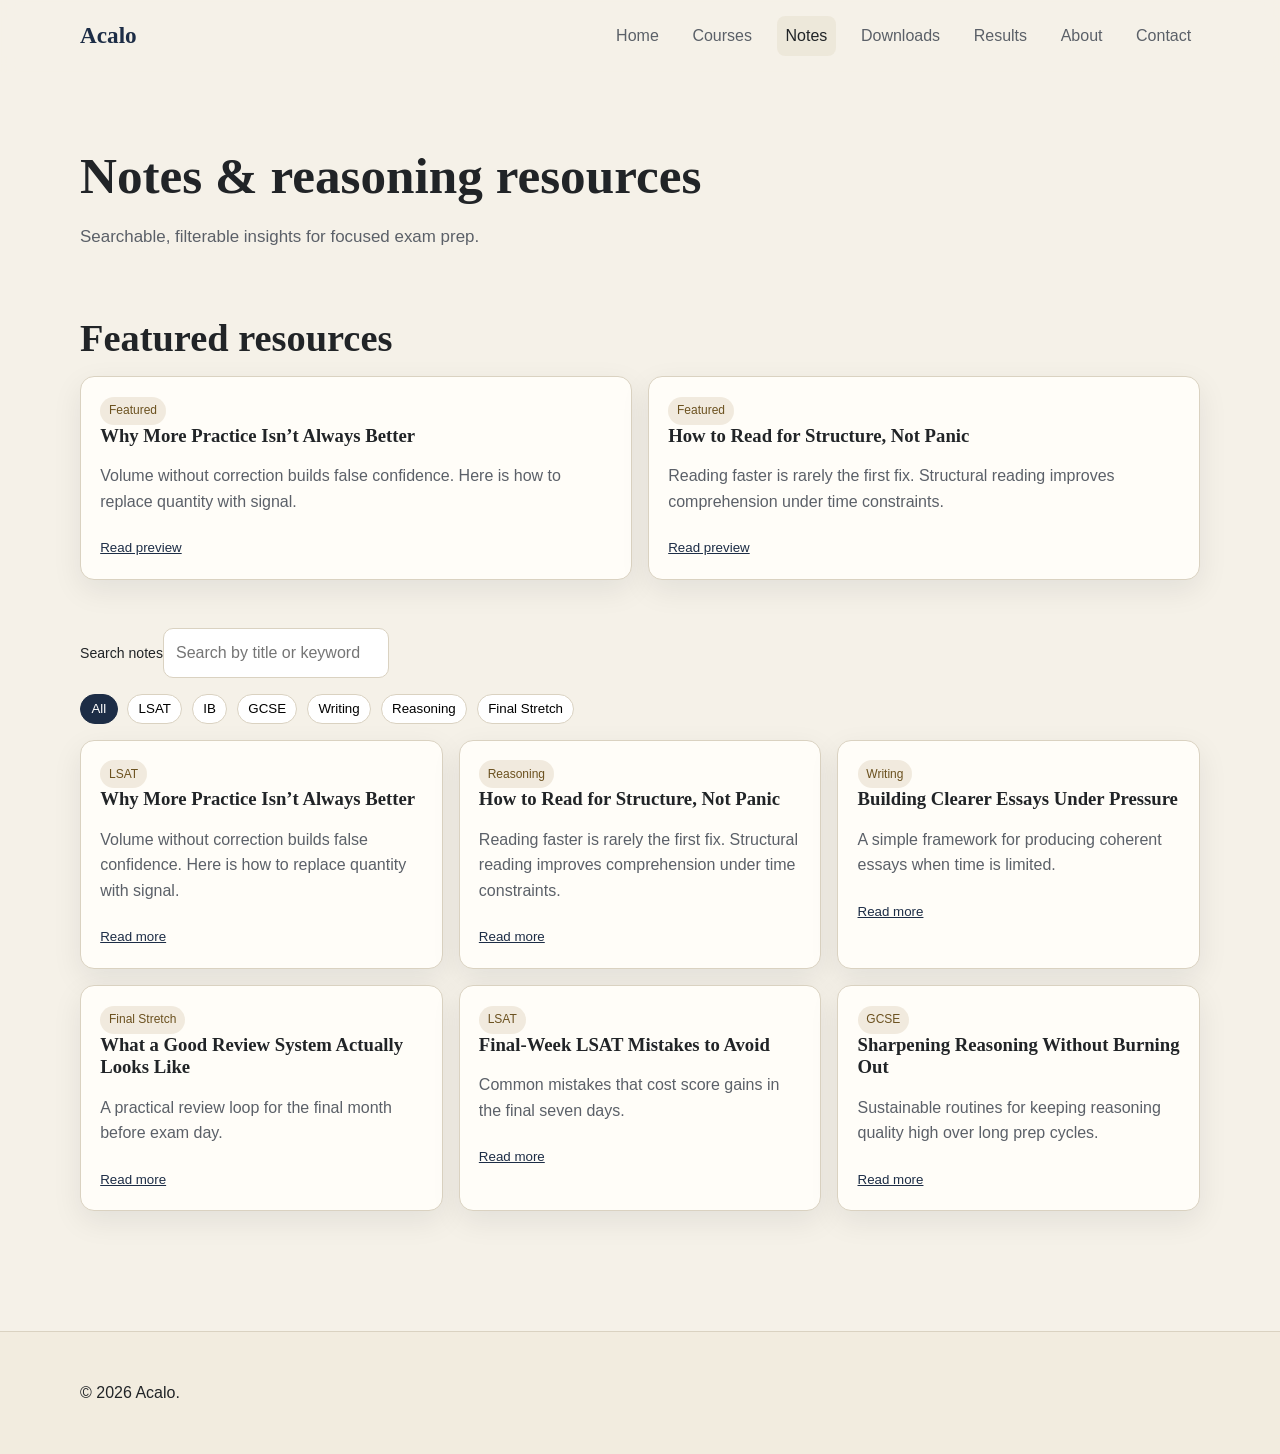
<file: notes.html>
<!doctype html><html lang="en"><head>
<meta charset="UTF-8"><meta name="viewport" content="width=device-width, initial-scale=1.0"><title>Acalo Notes</title>
<meta name="description" content="Search and filter Acalo notes on LSAT, writing, reasoning, IB, GCSE, and final-stretch prep.">
<link rel="canonical" href="https://acalo.live/notes.html"><meta property="og:title" content="Acalo Notes">
<link rel="stylesheet" href="styles.css"></head><body>
<header class="topbar"><div class="container nav-inner"><a href="index.html" class="logo">Acalo</a><button class="menu-btn" id="menuBtn">Menu</button><nav class="nav-links" id="navLinks"><a href="index.html">Home</a><a href="courses.html">Courses</a><a href="notes.html" class="active">Notes</a><a href="downloads.html">Downloads</a><a href="results.html">Results</a><a href="about.html">About</a><a href="contact.html">Contact</a></nav></div></header>
<main class="section"><div class="container">
<h1>Notes & reasoning resources</h1><p class="lead">Searchable, filterable insights for focused exam prep.</p>
<section class="section-sm"><h2>Featured resources</h2><div class="grid grid-2" id="featuredNotes"></div></section>
<section><label for="notesSearch" class="small">Search notes</label><input id="notesSearch" placeholder="Search by title or keyword"></section>
<div class="filter-row" data-chip-group="notes"><button class="chip active" data-category="All">All</button><button class="chip" data-category="LSAT">LSAT</button><button class="chip" data-category="IB">IB</button><button class="chip" data-category="GCSE">GCSE</button><button class="chip" data-category="Writing">Writing</button><button class="chip" data-category="Reasoning">Reasoning</button><button class="chip" data-category="Final Stretch">Final Stretch</button></div>
<div class="grid grid-3" id="notesGrid"></div><p id="notesEmpty" class="muted" hidden>No notes match your search yet. Try another keyword.</p>
</div></main>
<footer><div class="container"><p>© <span id="year"></span> Acalo.</p></div></footer><button class="btn btn-secondary back-top" id="backTop" hidden>Back to top</button><div id="toast" class="toast" hidden></div>
<script>document.getElementById('year').textContent = new Date().getFullYear();</script><script src="config.js"></script><script src="script.js"></script></body></html>
</file>
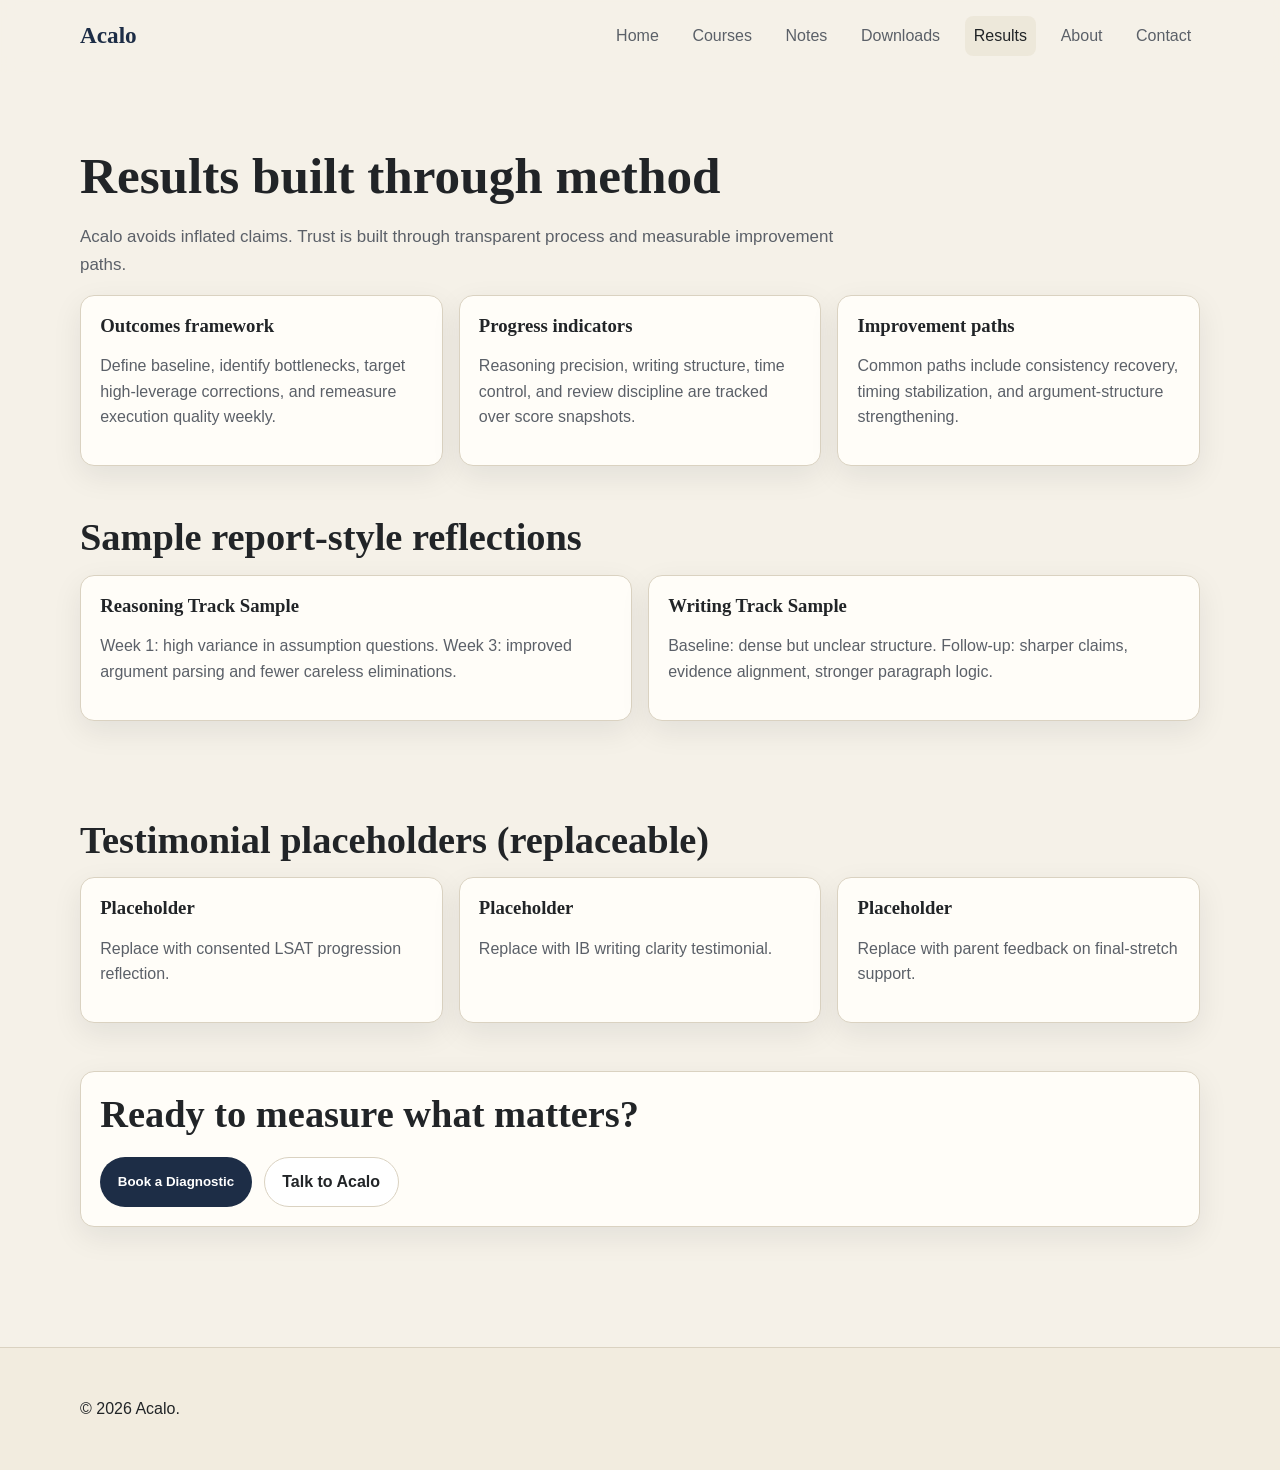
<file: results.html>
<!doctype html><html lang="en"><head><meta charset="UTF-8"><meta name="viewport" content="width=device-width, initial-scale=1.0"><title>Acalo Results</title><meta name="description" content="How Acalo measures progress with method-driven outcomes."><link rel="canonical" href="https://acalo.live/results.html"><link rel="stylesheet" href="styles.css"></head><body>
<header class="topbar"><div class="container nav-inner"><a href="index.html" class="logo">Acalo</a><button class="menu-btn" id="menuBtn">Menu</button><nav class="nav-links" id="navLinks"><a href="index.html">Home</a><a href="courses.html">Courses</a><a href="notes.html">Notes</a><a href="downloads.html">Downloads</a><a href="results.html" class="active">Results</a><a href="about.html">About</a><a href="contact.html">Contact</a></nav></div></header>
<main class="section"><div class="container"><h1>Results built through method</h1><p class="lead">Acalo avoids inflated claims. Trust is built through transparent process and measurable improvement paths.</p>
<div class="grid grid-3"><article class="card reveal"><h3>Outcomes framework</h3><p class="muted">Define baseline, identify bottlenecks, target high-leverage corrections, and remeasure execution quality weekly.</p></article><article class="card reveal"><h3>Progress indicators</h3><p class="muted">Reasoning precision, writing structure, time control, and review discipline are tracked over score snapshots.</p></article><article class="card reveal"><h3>Improvement paths</h3><p class="muted">Common paths include consistency recovery, timing stabilization, and argument-structure strengthening.</p></article></div>
<section class="section-sm"><h2>Sample report-style reflections</h2><div class="grid grid-2"><article class="card"><h3>Reasoning Track Sample</h3><p class="muted">Week 1: high variance in assumption questions. Week 3: improved argument parsing and fewer careless eliminations.</p></article><article class="card"><h3>Writing Track Sample</h3><p class="muted">Baseline: dense but unclear structure. Follow-up: sharper claims, evidence alignment, stronger paragraph logic.</p></article></div></section>
<section class="section-sm"><h2>Testimonial placeholders (replaceable)</h2><div class="grid grid-3"><div class="card"><h3>Placeholder</h3><p class="muted">Replace with consented LSAT progression reflection.</p></div><div class="card"><h3>Placeholder</h3><p class="muted">Replace with IB writing clarity testimonial.</p></div><div class="card"><h3>Placeholder</h3><p class="muted">Replace with parent feedback on final-stretch support.</p></div></div></section>
<div class="card"><h2>Ready to measure what matters?</h2><div class="btn-row"><button class="btn btn-primary" data-action="booking">Book a Diagnostic</button><a href="contact.html" class="btn btn-secondary">Talk to Acalo</a></div></div>
</div></main>
<footer><div class="container"><p>© <span id="year"></span> Acalo.</p></div></footer><button class="btn btn-secondary back-top" id="backTop" hidden>Back to top</button><div id="toast" class="toast" hidden></div>
<script>document.getElementById('year').textContent = new Date().getFullYear();</script><script src="config.js"></script><script src="script.js"></script></body></html>
</file>
<file: styles.css>
:root {
  --bg: #f5f1e8;
  --surface: #fffdf8;
  --text: #212427;
  --muted: #5b6068;
  --gold: #9b7b3f;
  --green: #1f4a40;
  --navy: #1d2d46;
  --border: #dad2c1;
  --shadow: 0 10px 30px rgba(19, 26, 35, 0.08);
  --radius: 14px;
}
* { box-sizing: border-box; }
html { scroll-behavior: smooth; }
body {
  margin: 0;
  font-family: "Inter", "Segoe UI", sans-serif;
  color: var(--text);
  background: var(--bg);
  line-height: 1.6;
}
a { color: inherit; text-decoration: none; }
img { max-width: 100%; display: block; }
.container { width: min(1120px, 92%); margin: 0 auto; }
.section { padding: 4.5rem 0; }
.section-sm { padding: 3rem 0; }
h1, h2, h3, h4 { font-family: "Lora", "Georgia", serif; line-height: 1.2; margin: 0 0 .9rem; }
h1 { font-size: clamp(2rem, 4vw, 3.4rem); }
h2 { font-size: clamp(1.6rem, 3vw, 2.4rem); }
.lead { color: var(--muted); font-size: 1.06rem; max-width: 760px; }
.topbar {
  position: sticky; top: 0; z-index: 50;
  backdrop-filter: blur(8px);
  background: rgba(245, 241, 232, .92);
  border-bottom: 1px solid transparent;
}
.topbar.scrolled { border-color: var(--border); }
.nav-inner { display: flex; align-items: center; justify-content: space-between; min-height: 72px; gap: 1rem; }
.logo { font-family: "Lora", serif; font-size: 1.45rem; font-weight: 700; color: var(--navy); }
.nav-links { display: flex; gap: 1rem; align-items: center; }
.nav-links a { padding: .45rem .55rem; border-radius: 8px; font-weight: 500; color: var(--muted); }
.nav-links a.active, .nav-links a:hover { color: var(--text); background: rgba(155,123,63,0.08); }
.menu-btn { display: none; border:1px solid var(--border); background: #fff; border-radius: 8px; padding: .45rem .65rem; }
.currency-toggle { display: inline-flex; border:1px solid var(--border); border-radius: 999px; overflow: hidden; }
.currency-toggle button { border:0; background: transparent; padding:.42rem .8rem; cursor:pointer; font-size:.86rem; }
.currency-toggle button.active { background: var(--navy); color: #fff; }
.hero { padding: 6rem 0 4rem; }
.hero-panel { background: var(--surface); border:1px solid var(--border); border-radius: calc(var(--radius) + 6px); padding: clamp(1.4rem, 3vw, 3rem); box-shadow: var(--shadow); }
.kicker { text-transform: uppercase; letter-spacing: .08em; font-size: .76rem; font-weight: 600; color: var(--gold); }
.trust-line { color: var(--green); font-weight: 600; letter-spacing: .02em; }
.btn-row { display: flex; flex-wrap: wrap; gap: .75rem; margin-top: 1.2rem; }
.btn { border:0; cursor:pointer; font-weight:600; padding:.72rem 1.1rem; border-radius: 999px; transition: .2s ease; display:inline-flex; align-items:center; justify-content:center; }
.btn-primary { background: var(--navy); color:#fff; }
.btn-primary:hover { transform: translateY(-1px); }
.btn-secondary { background:#fff; border:1px solid var(--border); color: var(--text); }
.btn-link { color: var(--navy); text-decoration: underline; background: none; padding: 0; border: 0; cursor: pointer; }
.grid { display:grid; gap: 1rem; }
.grid-3 { grid-template-columns: repeat(3, minmax(0, 1fr)); }
.grid-2 { grid-template-columns: repeat(2, minmax(0, 1fr)); }
.card { background: var(--surface); border:1px solid var(--border); border-radius: var(--radius); padding: 1.2rem; box-shadow: var(--shadow); }
.badge { display:inline-block; padding:.28rem .55rem; border-radius:999px; font-size:.75rem; background:rgba(155,123,63,.14); color:#6b511f; }
.program-card.featured { border-color: var(--gold); transform: translateY(-2px); }
.price { font-size: 1.5rem; font-family:"Lora", serif; margin:.4rem 0; color:var(--navy); }
.muted { color: var(--muted); }
.small { font-size: .88rem; }
.details-content[hidden] { display:none; }
.details-toggle { margin-top:.6rem; }
.steps { counter-reset: steps; }
.steps .card::before {
  counter-increment: steps;
  content: counter(steps);
  width: 28px; height:28px; border-radius:50%; background:var(--green); color:#fff;
  display:inline-grid; place-items:center; font-size:.85rem; margin-bottom:.75rem;
}
.faq-item { border-top:1px solid var(--border); }
.faq-trigger { width:100%; text-align:left; background:none; border:0; padding:1rem 0; font-weight:600; cursor:pointer; }
.faq-panel[hidden] { display:none; }
.form-row { display:grid; gap:.25rem; margin-bottom: .9rem; }
input, select, textarea {
  border:1px solid var(--border); border-radius:10px; padding:.7rem .75rem; font: inherit; background:#fff;
}
input:focus, select:focus, textarea:focus, button:focus, a:focus { outline: 2px solid var(--green); outline-offset: 2px; }
.error { color:#9f1d1d; font-size:.85rem; min-height:1.2em; }
.form-status { margin-top:.8rem; font-weight:500; }
.filter-row { display:flex; gap:.6rem; flex-wrap:wrap; margin:1rem 0; }
.chip { border:1px solid var(--border); background:#fff; padding:.4rem .65rem; border-radius:999px; cursor:pointer; }
.chip.active { background: var(--navy); color:#fff; border-color:var(--navy); }
.table-wrap { overflow-x: auto; }
table { width:100%; border-collapse: collapse; background:var(--surface); border:1px solid var(--border); }
th, td { padding:.8rem; border-bottom:1px solid var(--border); text-align:left; }
.portal-grid { display:grid; grid-template-columns: repeat(4, minmax(0,1fr)); gap:.8rem; }
.portal-grid .card { min-height: 150px; }
footer { border-top:1px solid var(--border); padding:2rem 0; background:#f2ecdf; margin-top:3rem; }
.back-top { position:fixed; right:1rem; bottom:1rem; z-index:60; }
.back-top[hidden] { display:none; }
.toast {
  position: fixed; left:50%; bottom: 1.25rem; transform: translateX(-50%);
  background: var(--text); color:#fff; padding:.7rem 1rem; border-radius:10px; z-index:70;
}
.toast[hidden] { display:none; }
.reveal { opacity: 0; transform: translateY(20px); transition: .45s ease; }
.reveal.visible { opacity:1; transform: translateY(0); }
@media (max-width: 920px) {
  .grid-3 { grid-template-columns: 1fr 1fr; }
  .portal-grid { grid-template-columns: 1fr 1fr; }
}
@media (max-width: 760px) {
  .menu-btn { display:block; }
  .nav-links {
    position:absolute; top:72px; left:0; right:0; background: var(--surface);
    border-bottom:1px solid var(--border); padding: .8rem 4%;
    flex-direction: column; align-items: flex-start; display:none;
  }
  .nav-links.open { display:flex; }
  .grid-2, .grid-3, .portal-grid { grid-template-columns: 1fr; }
}
</file>
